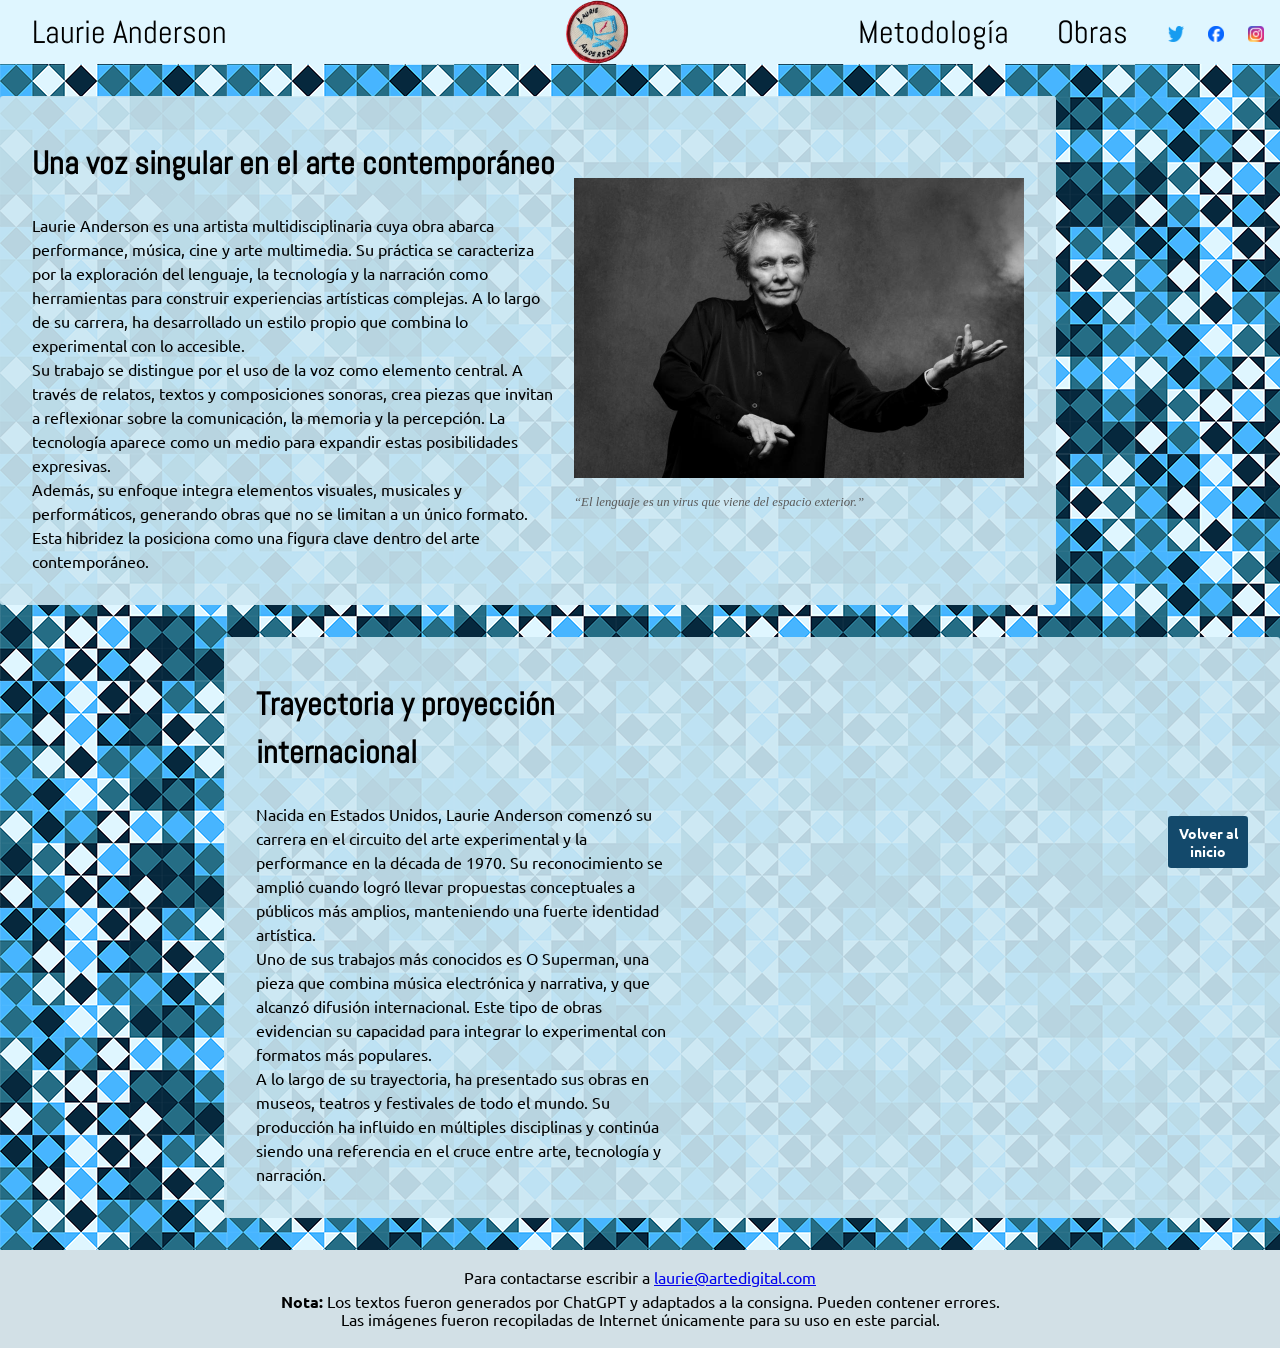
<file: index.html>
<!DOCTYPE html>
<html lang="es">

<head>
    <title>Laurie Anderson - Bienvenido/a</title>
    <meta charset="UTF-8">
    <link href="css/estilos.css" rel="stylesheet">
    <link rel="icon" type="image/x-icon" href="img/logo-icon.ico">
</head>

<body>
    <div class="contenedor">
        <a id="inicio"></a>
        <header>
            <p id="nombre-header">Laurie Anderson</p>
            <a href="index.html" class="logo-link"><img src="img/logo-header.png"
                    alt="Logo de parche de Laurie Anderson" height="200" width="200" class="logo-header"></a>
            <nav>
                <ul>
                    <div class="vinculos-header">
                        <li><a href="pag2-metodologia.html">Metodología</a></li>
                        <li><a href="pag3-obras.html">Obras</a></li>
                    </div>
                    <li class="redes"><a href="http://www.twitter.com/onlyanexpert" target="_blank"><img
                                src="img/twitter.png" alt="Logo de Twitter" class="twitter"></a></li>
                    <li class="redes"><a href="https://www.facebook.com/LaurieAnderson" target="_blank"><img
                                src="img/facebook.png" alt="Logo de Facebook" class="facebook"></a></li>
                    <li class="redes"><a href="http://instagram.com/laurieandersonofficial" target="_blank"><img
                                src="img/instagram.png" alt="Logo de Instagram" class="instagram"></a></li>
                </ul>
            </nav>
        </header>
        <main>
            <section class="sec-inicio1">
                <div class="textos">
                    <h1>Una voz singular en el arte contemporáneo</h1>
                    <p>Laurie Anderson es una artista multidisciplinaria cuya obra abarca performance, música, cine y
                        arte multimedia. Su práctica se caracteriza por la exploración del lenguaje, la tecnología y la
                        narración como herramientas para construir experiencias artísticas complejas. A lo largo de su carrera, ha
                        desarrollado un estilo propio que combina lo experimental con lo accesible.<br>
                        Su trabajo se distingue por el uso de la voz como elemento central. A través de relatos, textos
                        y composiciones sonoras, crea piezas que invitan a reflexionar sobre la comunicación, la memoria y
                        la percepción. La tecnología aparece como un medio para expandir estas posibilidades
                        expresivas.<br>
                        Además, su enfoque integra elementos visuales, musicales y performáticos, generando obras que no
                        se limitan a un único formato. Esta hibridez la posiciona como una figura clave dentro del arte
                        contemporáneo.</p>
                </div>
                <div class="obj-inicio">
                    <img src="img/anderson-1.jpg" alt="Fotografía de Laurie Anderson" height="300" width="auto">
                    <p id="frase-foto">“El lenguaje es un virus que viene del espacio exterior.”</p>
                </div>
            </section>
            <section class="sec-inicio2">
                <div class="textos">
                    <h2>Trayectoria y proyección internacional</h2>
                    <p>Nacida en Estados Unidos, Laurie Anderson comenzó su carrera en el circuito del arte experimental
                        y la performance en la década de 1970. Su reconocimiento se amplió cuando logró llevar propuestas
                        conceptuales a públicos más amplios, manteniendo una fuerte identidad artística.<br>
                        Uno de sus trabajos más conocidos es O Superman, una pieza que combina música electrónica y
                        narrativa, y que alcanzó difusión internacional. Este tipo de obras evidencian su capacidad para
                        integrar lo experimental con formatos más populares.<br>
                        A lo largo de su trayectoria, ha presentado sus obras en museos, teatros y festivales de todo el
                        mundo. Su producción ha influido en múltiples disciplinas y continúa siendo una referencia en el
                        cruce entre arte, tecnología y narración.</p>
                </div>
                <div class="obj-inicio">
                    <iframe width="560" height="315" src="https://www.youtube.com/embed/UuhQ7FoN2G0?si=OH0AIqzN_LJYjkjw"
                        title="YouTube video player" frameborder="0"
                        allow="accelerometer; autoplay; clipboard-write; encrypted-media; gyroscope; picture-in-picture; web-share"
                        referrerpolicy="strict-origin-when-cross-origin" allowfullscreen></iframe>
                </div>
            </section>
            <div id="boton-ancla"><a href="#inicio"><b>Volver al inicio</b></a></div>
        </main>
    </div>
    <footer>
        <p>Para contactarse escribir a <a href="mailto:laurie@artedigital.com">laurie@artedigital.com</a></p>
        <p><b>Nota:</b> Los textos fueron generados por ChatGPT y adaptados a la consigna. Pueden contener
            errores.<br>Las imágenes fueron recopiladas de Internet únicamente para su uso en este parcial.</p>
    </footer>
</body>

</html>

<!-- DECLARACIÓN DE USO DE IA: En mi trabajo usé IA más que nada para ayudarme con el css, a posicionar 
 elementos o a la comprensión de conceptos como el display: flex, el cual me ayudó mucho para este trabajo.
 Énfasis en ayudarme, pues si muchas veces tomé el código sugerido de la IA pero al no proporcionarle
 el resto de mi código, generalmente rompía mi trabajo, entonces tomé sugerencias y métodos pero todo
 aplicado a mi trabajo. Pienso que la IA sirve más que nada para aprender nuevos conceptos, para solución
 de problemas si de la nada se te rompe la página y no sabés qué hiciste, pero no para sugerir un código
 entero. -->
</file>
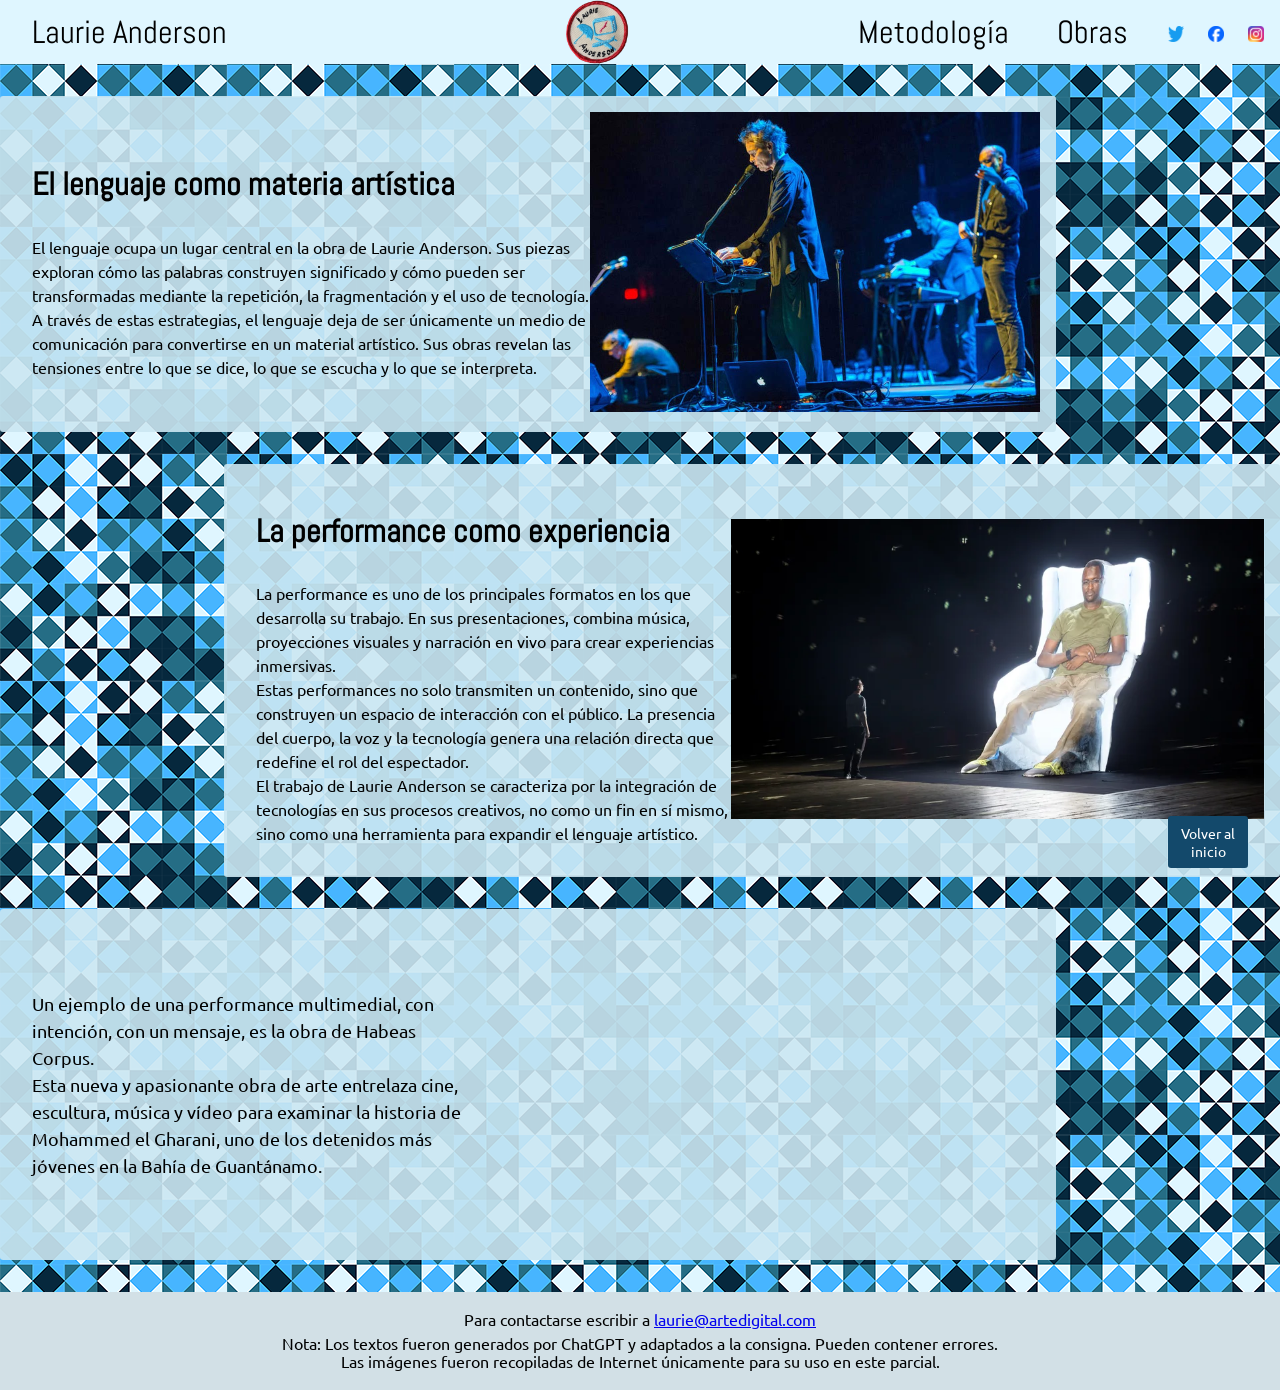
<file: pag2-metodologia.html>
<!DOCTYPE html>
<html lang="es">

<head>
    <title>Laurie Anderson - Metodología</title>
    <meta charset="UTF-8">
    <link href="css/estilos.css" rel="stylesheet">
    <link rel="icon" type="image/x-icon" href="img/logo-icon.ico">
</head>

<body>
    <a id="inicio"></a>
    <header>
        <p id="nombre-header">Laurie Anderson</p>
        <a href="index.html" class="logo-link"><img src="img/logo-header.png" alt="Logo de parche de Laurie Anderson"
                height="200" width="200" class="logo-header"></a>
        <nav>
            <ul>
                <div class="vinculos-header">
                    <li><a href="pag2-metodologia.html">Metodología</a></li>
                    <li><a href="pag3-obras.html">Obras</a></li>
                </div>
                <li class="redes"><a href="http://www.twitter.com/onlyanexpert" target="_blank"><img
                            src="img/twitter.png" alt="Logo de Twitter" class="twitter"></a></li>
                <li class="redes"><a href="https://www.facebook.com/LaurieAnderson" target="_blank"><img
                            src="img/facebook.png" alt="Logo de Facebook" class="facebook"></a></li>
                <li class="redes"><a href="http://instagram.com/laurieandersonofficial" target="_blank"><img
                            src="img/instagram.png" alt="Logo de Instagram" class="instagram"></a></li>
            </ul>
        </nav>
    </header>
    <div class="contenedor">
        <main>
            <section class="sec-meto1">
                <div class="textos">
                    <h1>El lenguaje como materia artística</h1>
                    <p>El lenguaje ocupa un lugar central en la obra de Laurie Anderson. Sus piezas exploran cómo las
                        palabras construyen significado y cómo pueden ser transformadas mediante la repetición, la
                        fragmentación y el uso de tecnología.<br>
                        A través de estas estrategias, el lenguaje deja de ser únicamente un medio de comunicación para
                        convertirse en un material artístico. Sus obras revelan las tensiones entre lo que se dice, lo
                        que se escucha y lo que se interpreta.</p>
                </div>
                <div class="obj-meto">
                    <img src="img/anderson-2.jpg" alt="Laurie Anderson en el concierto Habeas Corpus" height="300"
                        width="auto">
                </div>
            </section>
            <section class="sec-meto2">
                <div class="textos">
                    <h2>La performance como experiencia</h2>
                    <p>La performance es uno de los principales formatos en los que desarrolla su trabajo. En sus
                        presentaciones, combina música, proyecciones visuales y narración en vivo para crear
                        experiencias inmersivas.<br>
                        Estas performances no solo transmiten un contenido, sino que construyen un espacio de
                        interacción con el público. La presencia del cuerpo, la voz y la tecnología genera una relación directa que
                        redefine el rol del espectador.<br>
                        El trabajo de Laurie Anderson se caracteriza por la integración de tecnologías en sus procesos
                        creativos, no como un fin en sí mismo, sino como una herramienta para expandir el lenguaje
                        artístico.</p>
                </div>
                <div class="obj-meto">
                    <img src="img/anderson-habeas-corpus.jpg"
                        alt="Mohammed El Gharani proyectado en la muestra de Habeas Corpus" height="300" width="auto">
                </div>
            </section>
            <section class="sec-meto3">
                <div class="textos">
                    <p>Un ejemplo de una performance multimedial, con intención, con un mensaje, es la obra de Habeas
                        Corpus.<br>
                        Esta nueva y apasionante obra de arte entrelaza cine, escultura, música y vídeo para examinar la
                        historia de Mohammed el Gharani, uno de los detenidos más jóvenes en la Bahía de Guantánamo.</p>
                </div>
                <div class="obj-meto">
                    <iframe width="560" height="315" src="https://www.youtube.com/embed/kUKLA-W0nDM?si=xR0aLbMZtqOTY770"
                        title="YouTube video player" frameborder="0"
                        allow="accelerometer; autoplay; clipboard-write; encrypted-media; gyroscope; picture-in-picture; web-share"
                        referrerpolicy="strict-origin-when-cross-origin" allowfullscreen></iframe>
                </div>
            </section>
            <div id="boton-ancla"><a href="#inicio">Volver al inicio</a></div>
        </main>
    </div>
    <footer>
        <p>Para contactarse escribir a <a href="mailto:laurie@artedigital.com">laurie@artedigital.com</a></p>
        <p>Nota: Los textos fueron generados por ChatGPT y adaptados a la consigna. Pueden contener errores.<br>Las
            imágenes fueron recopiladas de Internet únicamente para su uso en este parcial.</p>
    </footer>
</body>

</html>

<!-- DECLARACIÓN DE USO DE IA: En mi trabajo usé IA más que nada para ayudarme con el css, a posicionar 
 elementos o a la comprensión de conceptos como el display: flex, el cual me ayudó mucho para este trabajo.
 Énfasis en ayudarme, pues si muchas veces tomé el código sugerido de la IA pero al no proporcionarle
 el resto de mi código, generalmente rompía mi trabajo, entonces tomé sugerencias y métodos pero todo
 aplicado a mi trabajo. Pienso que la IA sirve más que nada para aprender nuevos conceptos, para solución
 de problemas si de la nada se te rompe la página y no sabés qué hiciste, pero no para sugerir un código
 entero. -->
</file>
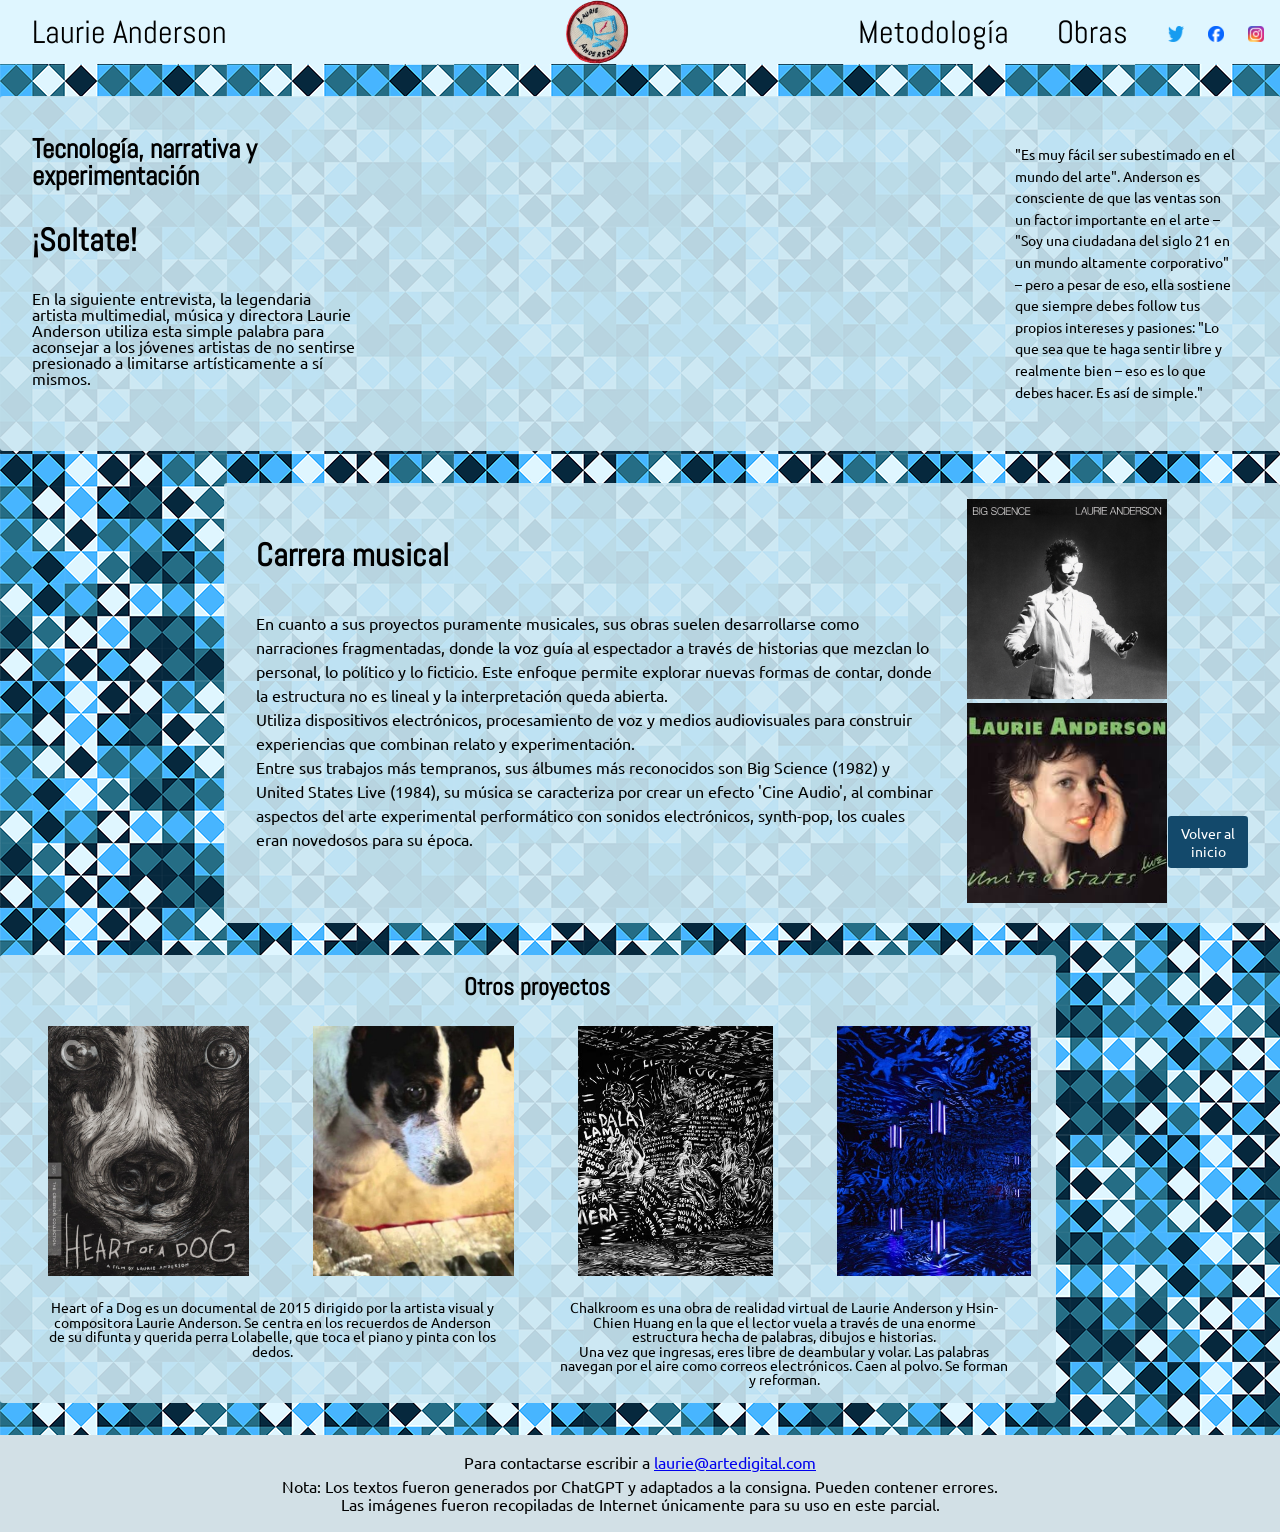
<file: pag3-obras.html>
<!DOCTYPE html>
<html lang="es">

<head>
    <title>Laurie Anderson - Obras</title>
    <meta charset="UTF-8">
    <link href="css/estilos.css" rel="stylesheet">
    <link rel="icon" type="image/x-icon" href="img/logo-icon.ico">
</head>

<body>
    <a id="inicio"></a>
    <header>
        <p id="nombre-header">Laurie Anderson</p>
        <a href="index.html" class="logo-link"><img src="img/logo-header.png" alt="Logo de parche de Laurie Anderson"
                height="200" width="200" class="logo-header"></a>
        <nav>
            <ul>
                <div class="vinculos-header">
                    <li><a href="pag2-metodologia.html">Metodología</a></li>
                    <li><a href="pag3-obras.html">Obras</a></li>
                </div>
                <li class="redes"><a href="http://www.twitter.com/onlyanexpert" target="_blank"><img
                            src="img/twitter.png" alt="Logo de Twitter" class="twitter"></a></li>
                <li class="redes"><a href="https://www.facebook.com/LaurieAnderson" target="_blank"><img
                            src="img/facebook.png" alt="Logo de Facebook" class="facebook"></a></li>
                <li class="redes"><a href="http://instagram.com/laurieandersonofficial" target="_blank"><img
                            src="img/instagram.png" alt="Logo de Instagram" class="instagram"></a></li>
            </ul>
        </nav>
    </header>
    <div class="contenedor">
        <main>
            <section class="sec-obras1">
                <div class="textos">
                    <h1>Tecnología, narrativa y experimentación</h1>
                    <h2>¡Soltate!</h2>
                    <p>En la siguiente entrevista, la legendaria artista multimedial, música y directora Laurie Anderson
                        utiliza esta simple palabra para aconsejar a los jóvenes artistas de no sentirse presionado a limitarse
                        artísticamente a sí mismos.</p>
                </div>
                <iframe width="400" height="225" src="https://www.youtube.com/embed/Vzt2p4XkKco?si=obBYfhq2NNDi8q4d"
                    title="YouTube video player" frameborder="0"
                    allow="accelerometer; autoplay; clipboard-write; encrypted-media; gyroscope; picture-in-picture; web-share"
                    referrerpolicy="strict-origin-when-cross-origin" allowfullscreen></iframe>
                <div>
                    <p id="texto-adic">"Es muy fácil ser subestimado en el mundo del arte". Anderson es consciente de
                        que las ventas son un factor importante en el arte – "Soy una ciudadana del siglo 21 en un mundo altamente
                        corporativo" – pero a pesar de eso, ella sostiene que siempre debes follow tus propios intereses y pasiones: "Lo que
                        sea que te haga sentir libre y realmente bien – eso es lo que debes hacer. Es así de simple."</p>
                </div>
            </section>
            <section class="sec-obras2">
                <div class="textos">
                    <h3>Carrera musical</h3>
                    <p>En cuanto a sus proyectos puramente musicales, sus obras suelen desarrollarse como narraciones
                        fragmentadas, donde la voz guía al espectador a través de historias que mezclan lo personal, lo
                        político y lo ficticio. Este enfoque permite explorar nuevas formas de contar, donde la estructura no es
                        lineal y la interpretación queda abierta.<br>
                        Utiliza dispositivos electrónicos, procesamiento de voz y medios audiovisuales para construir
                        experiencias que combinan relato y experimentación.<br>
                        Entre sus trabajos más tempranos, sus álbumes más reconocidos son Big Science (1982) y United
                        States Live (1984), su música se caracteriza por crear un efecto 'Cine Audio', al combinar aspectos del
                        arte experimental performático con sonidos electrónicos, synth-pop, los cuales eran novedosos para su
                        época.
                </div>
                </p>
                <div class="obj-obras">
                    <img src="img/laurieanderson-bigscience.jpg"
                        alt="Portada del álbum Big Science (1982) de Laurie Anderson" height="200" width="auto">
                    <img src="img/laurieanderson-unitedstateslive.jpg"
                        alt="Portada del álbum United States Live (1984) de Laurie Anderson" height="200" width="auto">
                </div>
            </section>
            <section class="sec-obras3">
                <h4 id="titulo-proyectos">Otros proyectos</h4>
                <div class="proyectos">
                    <img src="img/heart-of-a-dog1.jpg" alt="Póster de la película Corazón de Perro de Laurie Anderson"
                        height="250" width="auto">
                    <img src="img/heart-of-a-dog2.jpg" alt="Foto de Lolabelle, perra de Laurie Anderson." height="250"
                        width="auto">
                    <img src="img/anderson-3.jpg" alt="Foto de la muestra Chalkroom de Laurie Anderson" height="250"
                        width="auto">
                    <img src="img/anderson-4.jpg" alt="Otra foto de la muestra Chalkroom de Laurie Anderson"
                        height="250" width="auto">
                </div>
                <div class="texto-proyectos">
                    <p>Heart of a Dog es un documental de 2015 dirigido por la artista visual y compositora Laurie
                        Anderson. Se centra en los recuerdos de Anderson de su difunta y querida perra Lolabelle, que toca el piano y
                        pinta con los dedos.</p>
                    <p>Chalkroom es una obra de realidad virtual de Laurie Anderson y Hsin-Chien Huang en la que el
                        lector vuela a través de una enorme estructura hecha de palabras, dibujos e historias.<br>
                        Una vez que ingresas, eres libre de deambular y volar. Las palabras navegan por el aire como
                        correos electrónicos. Caen al polvo. Se forman y reforman.</p>
                </div>
            </section>
            <div id="boton-ancla"><a href="#inicio">Volver al inicio</a></div>
        </main>
    </div>
    <footer>
        <p>Para contactarse escribir a <a href="mailto:laurie@artedigital.com">laurie@artedigital.com</a></p>
        <p>Nota: Los textos fueron generados por ChatGPT y adaptados a la consigna. Pueden contener errores.<br>Las
            imágenes fueron recopiladas de Internet únicamente para su uso en este parcial.</p>
    </footer>
</body>

</html>

<!-- DECLARACIÓN DE USO DE IA: En mi trabajo usé IA más que nada para ayudarme con el css, a posicionar 
 elementos o a la comprensión de conceptos como el display: flex, el cual me ayudó mucho para este trabajo.
 Énfasis en ayudarme, pues si muchas veces tomé el código sugerido de la IA pero al no proporcionarle
 el resto de mi código, generalmente rompía mi trabajo, entonces tomé sugerencias y métodos pero todo
 aplicado a mi trabajo. Pienso que la IA sirve más que nada para aprender nuevos conceptos, para solución
 de problemas si de la nada se te rompe la página y no sabés qué hiciste, pero no para sugerir un código
 entero. -->
</file>
<file: css/estilos.css>
/* fuentes */
@import url('https://fonts.googleapis.com/css2?family=Abel&display=swap');
@import url('https://fonts.googleapis.com/css2?family=Abel&family=Roboto:ital,wght@0,100..900;1,100..900&family=Ubuntu:ital,wght@0,300;0,400;0,500;0,700;1,300;1,400;1,500;1,700&display=swap');

/* body y generalidades */
body {
    background: rgba(71, 181, 255) url(../img/fondo.png);
    margin: 0;
    padding: 0;
}

.contenedor {
    max-width: 100%;
}

.textos {
    width: 90%;
    font-family: "Ubuntu", sans-serif;
    line-height: 1.5;
    margin-left: 1rem;
}

h1, h2, h3, h4 {
    font-family: "Abel", sans-serif;
    font-size: 2rem;
    font-weight: 1000;
}

/* barra de navegación */
header {
    display: flex;
    box-sizing: border-box;
    align-items: center;
    top: 0;
    left: 0;
    right: 0;
    height: 4rem;
    background-color: rgba(223, 246, 255);
    margin: 0 0 0 0;
}

#nombre-header {
    font-family: "Abel", sans-serif;
    font-weight: 400;
    font-style: normal;
    font-size: 2rem;
    margin-left: 2rem;
    margin-right: auto;
    flex: 1;
}

.logo-header {
    position: relative;
    right: 13rem;
    display: inline-block;
    height: 4.5rem;
    width: auto;
    margin-top: 0.2rem;
    margin-left: auto;
    margin-right: auto;

}

.logo-header:hover {
    height: 6rem;
    width: auto;
    position: relative;
    right: 12.3rem;
}

nav {
    margin-left: auto;
    height: 100%;
}

nav ul {
    list-style-type: none;
    display: flex;
    align-items: center;
    margin: 0;
    padding: 0;
    height: 100%;
}

.vinculos-header {
    gap: 1rem;
    display: flex;
    font-family: "Abel", sans-serif;
    font-weight: 400;
    font-style: normal;
    font-size: 2rem;
    margin-right: 1rem;
    height: 100%;
}

.vinculos-header a {
    display: flex;
    color: black;
    text-decoration: none;
    height: 100%;
    align-items: center;
    padding: 0 1rem;
}

.vinculos-header a:hover {
    background-color: rgba(186, 206, 214);
}

.redes {
    display: flex;
    align-items: center;
    margin-left: 0.5rem;
    margin-right: 1rem;
    margin-top: 0.5rem;
}

.twitter, .facebook, .instagram {
    height: 1rem;
    width: 1rem;
}

/* footer */
footer {
    background-color: rgb(210, 224, 230);
    text-align: center;
    padding: 0.8rem;
}

footer p {
    font-family: "Ubuntu", sans-serif;
    margin: 0 0;
    line-height: 1.1;
    margin: 0.4rem 0;
}

/* botón ancla flotante */
#boton-ancla {
    position: fixed;
    bottom: 2rem;
    right: 2rem;
    width: 5rem;
    text-align: center;
    font-size: 0.9rem;
    font-family: "Ubuntu", sans-serif;
}

#boton-ancla a {
    display: block;
    background-color: rgb(19, 73, 107);
    color: white;
    text-decoration: none;
    padding: 0.5rem;
    border-radius: 0.2rem;
}

/* main pág principal */
.sec-inicio1, .sec-inicio2 {
    background-color: rgba(203, 231, 242, 0.9);
    width: 80%;
    border-radius: 0.2rem;
    display: flex;
    margin-top: 2rem;
    margin-bottom: 2rem;
    padding: 1rem;
    align-items: center;
}

.sec-inicio2 {
    margin-left: auto;
}

#frase-foto {
    font-style: italic;
    color: rgb(90, 90, 90);
    font-size: 0.8rem;
}

.obj-inicio {
    margin: 3rem 1rem;
}

/* main pág2 metodología */

.sec-meto1, .sec-meto2, .sec-meto3 {
    background-color: rgba(203, 231, 242, 0.9);
    width: 80%;
    border-radius: 0.2rem;
    display: flex;
    margin-top: 2rem;
    margin-bottom: 2rem;
    padding: 1rem;
    align-items: center;
}

.sec-meto2 {
    margin-left: auto;
}

.sec-meto3 p {
    font-size: large;
}


/* main pág3 obras */
.sec-obras1, .sec-obras2, .sec-obras3 {
    background-color: rgba(203, 231, 242, 0.9);
    width: 80%;
    border-radius: 0.2rem;
    display: flex;
    margin-top: 2rem;
    margin-bottom: 2rem;
    padding: 1rem;
}

.sec-obras3 {
    flex-direction: column;
    gap: 1.5rem;
}

.sec-obras1 {
    width: 97.6%;
    align-items: flex-start;
    justify-content: space-between;
    gap: 1rem;
}

.sec-obras1 h1 {
    font-size: 1.7rem;
}

.sec-obras1 .textos h1, .sec-obras1 .textos p {
    width: 100%;
    line-height: 1;
    margin-right: 10rem;
}

.sec-obras2 {
    margin-left: auto;
}

.sec-obras1 iframe {
    margin: 2rem 5rem;
    flex-shrink: 0;
}

#texto-adic {
    font-size: 0.9rem;
    font-family: "Ubuntu", sans-serif;
    line-height: 1.5;
    flex: 1;
    width: 70%;
    margin: 2rem 4rem;
}

.obj-obras {
    margin-left: 2rem;
}

#titulo-proyectos {
    font-size: 1.5rem;
    margin: 0 0 0 28rem;
}

.texto-proyectos {
    font-family: "Ubuntu", sans-serif;
    line-height: 1.5;
    display: flex;
    flex-direction: row;
    text-align: center;
    line-height: 1;
    font-size: 0.9rem;
}

.texto-proyectos p {
    margin: 0 2rem;
    width: 80%;
}

.proyectos {
    display: flex;
    flex-direction: row;
    gap: 4rem;
    margin: 0 0 0 2rem;
}
</file>
